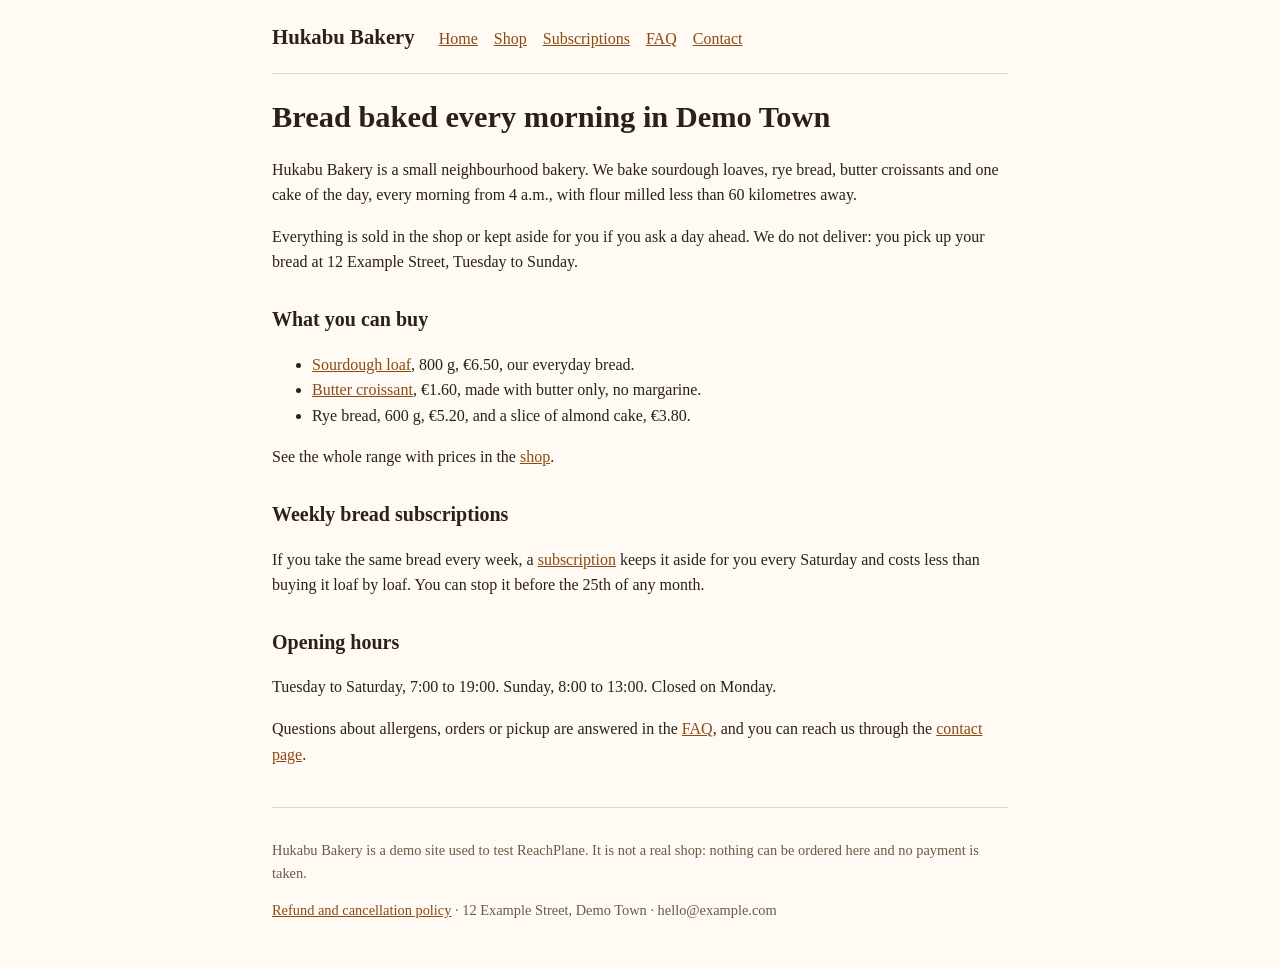
<file: index.html>
<!doctype html>
<html lang="en">
<head>
  <meta charset="utf-8">
  <meta name="viewport" content="width=device-width, initial-scale=1">
  <title>Hukabu Bakery: sourdough, croissants and weekly bread subscriptions</title>
  <meta name="description" content="A neighbourhood bakery in Demo Town baking sourdough, rye bread and butter croissants every morning, with weekly bread subscriptions for pickup.">
  <link rel="canonical" href="https://hukabu.github.io/">
  <link rel="stylesheet" href="/assets/site.css">
</head>
<body>
  <header>
    <a class="brand" href="/">Hukabu Bakery</a>
    <nav aria-label="Main">
      <a href="/">Home</a>
      <a href="/shop/">Shop</a>
      <a href="/pricing.html">Subscriptions</a>
      <a href="/faq.html">FAQ</a>
      <a href="/contact.html">Contact</a>
    </nav>
  </header>
  <main>

    <h1>Bread baked every morning in Demo Town</h1>
    <p>Hukabu Bakery is a small neighbourhood bakery. We bake sourdough loaves, rye bread, butter croissants and one cake of the day, every morning from 4 a.m., with flour milled less than 60 kilometres away.</p>
    <p>Everything is sold in the shop or kept aside for you if you ask a day ahead. We do not deliver: you pick up your bread at 12 Example Street, Tuesday to Sunday.</p>
    <h2>What you can buy</h2>
    <ul>
      <li><a href="/products/sourdough-loaf.html">Sourdough loaf</a>, 800 g, €6.50, our everyday bread.</li>
      <li><a href="/products/butter-croissant.html">Butter croissant</a>, €1.60, made with butter only, no margarine.</li>
      <li>Rye bread, 600 g, €5.20, and a slice of almond cake, €3.80.</li>
    </ul>
    <p>See the whole range with prices in the <a href="/shop/">shop</a>.</p>
    <h2>Weekly bread subscriptions</h2>
    <p>If you take the same bread every week, a <a href="/pricing.html">subscription</a> keeps it aside for you every Saturday and costs less than buying it loaf by loaf. You can stop it before the 25th of any month.</p>
    <h2>Opening hours</h2>
    <p>Tuesday to Saturday, 7:00 to 19:00. Sunday, 8:00 to 13:00. Closed on Monday.</p>
    <p>Questions about allergens, orders or pickup are answered in the <a href="/faq.html">FAQ</a>, and you can reach us through the <a href="/contact.html">contact page</a>.</p>
  </main>
  <footer>
    <p>Hukabu Bakery is a demo site used to test ReachPlane. It is not a real shop: nothing can be ordered here and no payment is taken.</p>
    <p><a href="/policies/refunds.html">Refund and cancellation policy</a> · 12 Example Street, Demo Town · hello@example.com</p>
  </footer>
</body>
</html>
</file>
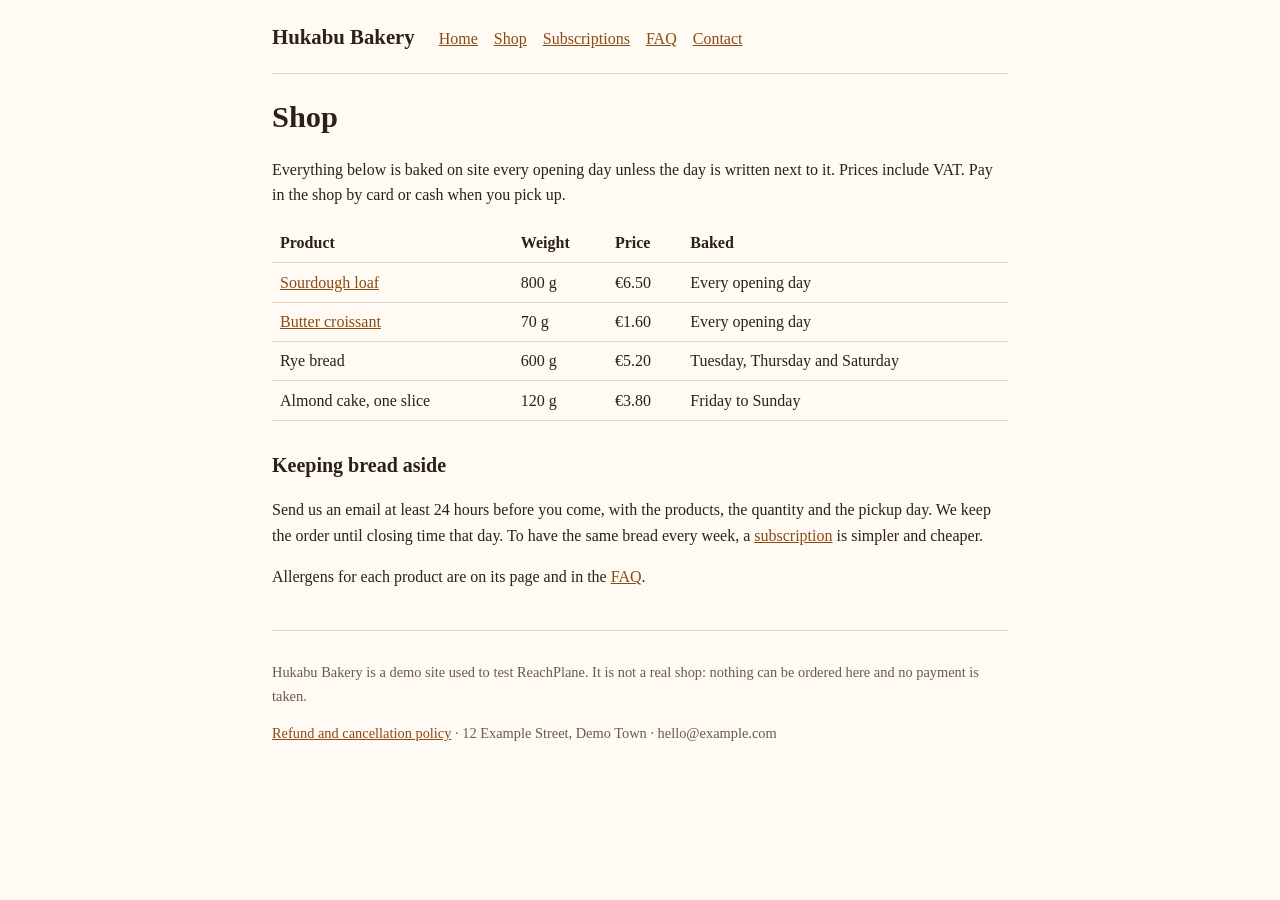
<file: shop/index.html>
<!doctype html>
<html lang="en">
<head>
  <meta charset="utf-8">
  <meta name="viewport" content="width=device-width, initial-scale=1">
  <title>Shop: all breads and pastries with prices | Hukabu Bakery</title>
  <meta name="description" content="Every bread and pastry Hukabu Bakery sells, with weight, price and the days it is baked.">
  <link rel="canonical" href="https://hukabu.github.io/shop/">
  <link rel="stylesheet" href="/assets/site.css">
</head>
<body>
  <header>
    <a class="brand" href="/">Hukabu Bakery</a>
    <nav aria-label="Main">
      <a href="/">Home</a>
      <a href="/shop/">Shop</a>
      <a href="/pricing.html">Subscriptions</a>
      <a href="/faq.html">FAQ</a>
      <a href="/contact.html">Contact</a>
    </nav>
  </header>
  <main>

    <h1>Shop</h1>
    <p>Everything below is baked on site every opening day unless the day is written next to it. Prices include VAT. Pay in the shop by card or cash when you pick up.</p>
    <table>
      <thead><tr><th scope="col">Product</th><th scope="col">Weight</th><th scope="col">Price</th><th scope="col">Baked</th></tr></thead>
      <tbody>
        <tr><td><a href="/products/sourdough-loaf.html">Sourdough loaf</a></td><td>800 g</td><td>€6.50</td><td>Every opening day</td></tr>
        <tr><td><a href="/products/butter-croissant.html">Butter croissant</a></td><td>70 g</td><td>€1.60</td><td>Every opening day</td></tr>
        <tr><td>Rye bread</td><td>600 g</td><td>€5.20</td><td>Tuesday, Thursday and Saturday</td></tr>
        <tr><td>Almond cake, one slice</td><td>120 g</td><td>€3.80</td><td>Friday to Sunday</td></tr>
      </tbody>
    </table>
    <h2>Keeping bread aside</h2>
    <p>Send us an email at least 24 hours before you come, with the products, the quantity and the pickup day. We keep the order until closing time that day. To have the same bread every week, a <a href="/pricing.html">subscription</a> is simpler and cheaper.</p>
    <p>Allergens for each product are on its page and in the <a href="/faq.html">FAQ</a>.</p>
  </main>
  <footer>
    <p>Hukabu Bakery is a demo site used to test ReachPlane. It is not a real shop: nothing can be ordered here and no payment is taken.</p>
    <p><a href="/policies/refunds.html">Refund and cancellation policy</a> · 12 Example Street, Demo Town · hello@example.com</p>
  </footer>
</body>
</html>
</file>
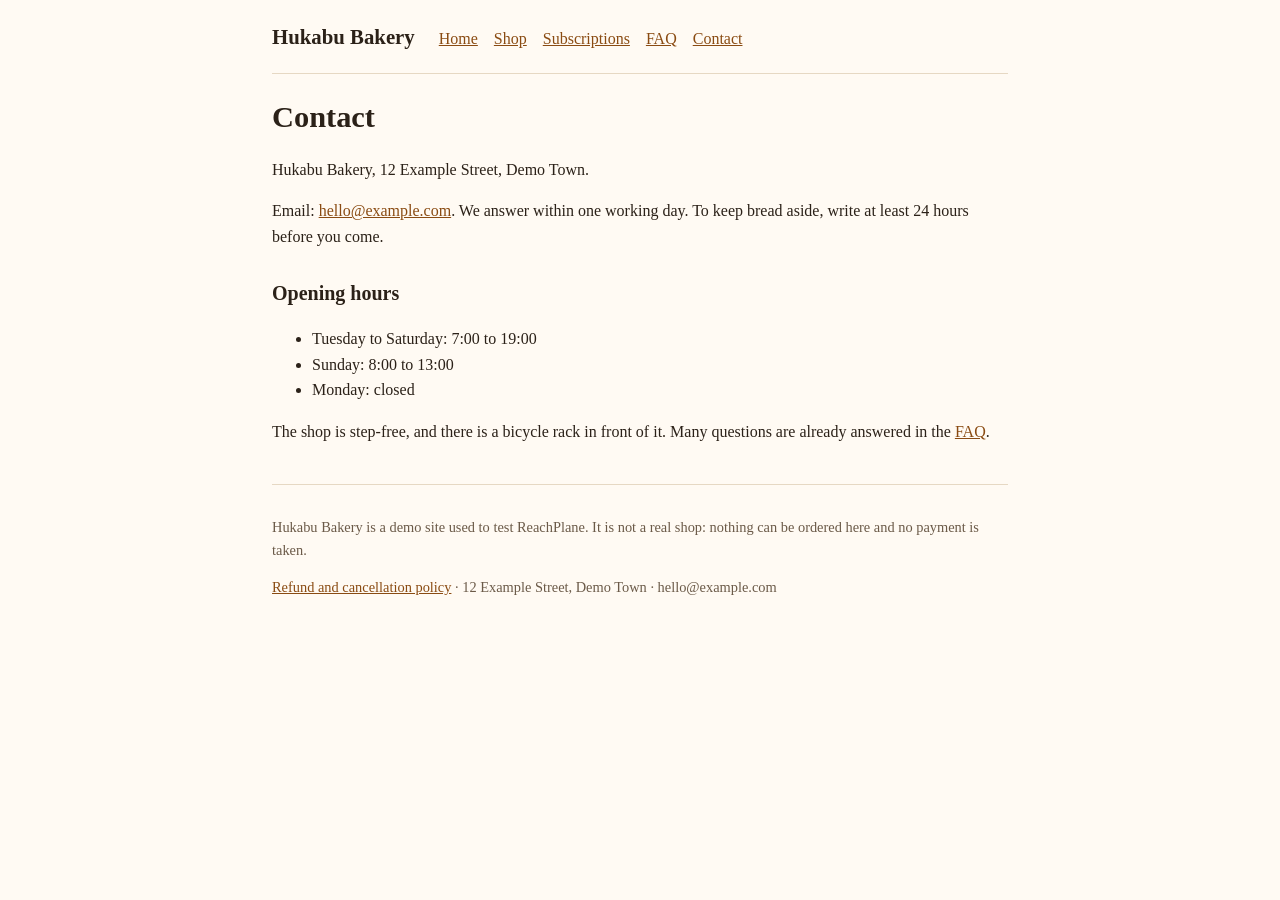
<file: contact.html>
<!doctype html>
<html lang="en">
<head>
  <meta charset="utf-8">
  <meta name="viewport" content="width=device-width, initial-scale=1">
  <title>Contact and opening hours | Hukabu Bakery</title>
  <meta name="description" content="Address, opening hours and email of Hukabu Bakery, 12 Example Street, Demo Town.">
  <link rel="canonical" href="https://hukabu.github.io/contact.html">
  <link rel="stylesheet" href="/assets/site.css">
</head>
<body>
  <header>
    <a class="brand" href="/">Hukabu Bakery</a>
    <nav aria-label="Main">
      <a href="/">Home</a>
      <a href="/shop/">Shop</a>
      <a href="/pricing.html">Subscriptions</a>
      <a href="/faq.html">FAQ</a>
      <a href="/contact.html">Contact</a>
    </nav>
  </header>
  <main>

    <h1>Contact</h1>
    <p>Hukabu Bakery, 12 Example Street, Demo Town.</p>
    <p>Email: <a href="mailto:hello@example.com">hello@example.com</a>. We answer within one working day. To keep bread aside, write at least 24 hours before you come.</p>
    <h2>Opening hours</h2>
    <ul>
      <li>Tuesday to Saturday: 7:00 to 19:00</li>
      <li>Sunday: 8:00 to 13:00</li>
      <li>Monday: closed</li>
    </ul>
    <p>The shop is step-free, and there is a bicycle rack in front of it. Many questions are already answered in the <a href="/faq.html">FAQ</a>.</p>
  </main>
  <footer>
    <p>Hukabu Bakery is a demo site used to test ReachPlane. It is not a real shop: nothing can be ordered here and no payment is taken.</p>
    <p><a href="/policies/refunds.html">Refund and cancellation policy</a> · 12 Example Street, Demo Town · hello@example.com</p>
  </footer>
</body>
</html>
</file>
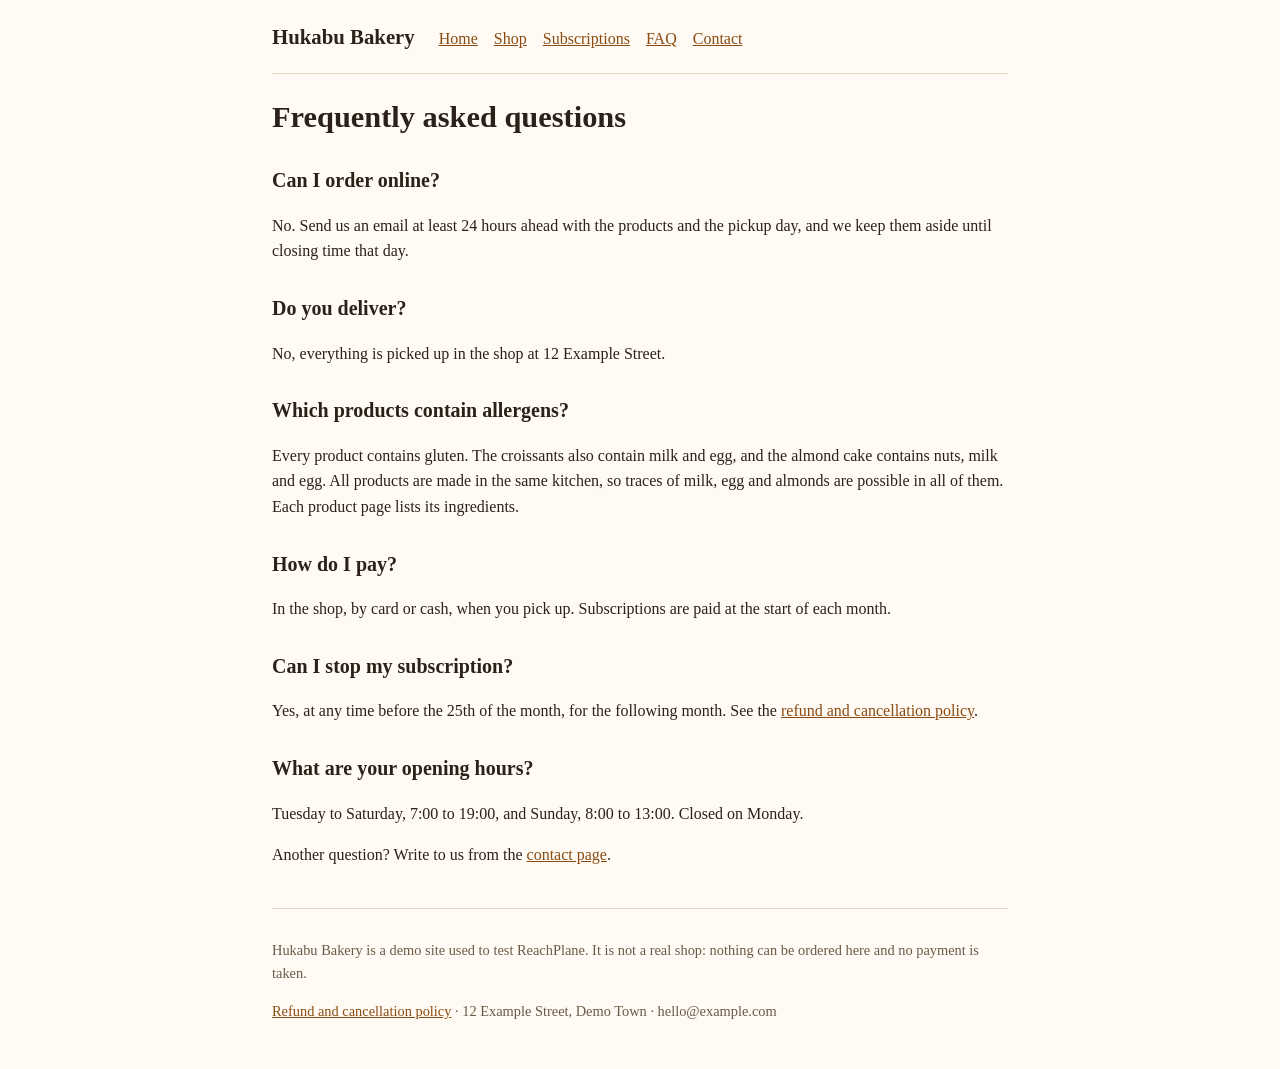
<file: faq.html>
<!doctype html>
<html lang="en">
<head>
  <meta charset="utf-8">
  <meta name="viewport" content="width=device-width, initial-scale=1">
  <title>Frequently asked questions | Hukabu Bakery</title>
  <meta name="description" content="Answers about ordering, pickup, delivery, allergens, payment and subscriptions at Hukabu Bakery.">
  <link rel="canonical" href="https://hukabu.github.io/faq.html">
  <link rel="stylesheet" href="/assets/site.css">
</head>
<body>
  <header>
    <a class="brand" href="/">Hukabu Bakery</a>
    <nav aria-label="Main">
      <a href="/">Home</a>
      <a href="/shop/">Shop</a>
      <a href="/pricing.html">Subscriptions</a>
      <a href="/faq.html">FAQ</a>
      <a href="/contact.html">Contact</a>
    </nav>
  </header>
  <main>

    <h1>Frequently asked questions</h1>
    <h2>Can I order online?</h2>
    <p>No. Send us an email at least 24 hours ahead with the products and the pickup day, and we keep them aside until closing time that day.</p>
    <h2>Do you deliver?</h2>
    <p>No, everything is picked up in the shop at 12 Example Street.</p>
    <h2>Which products contain allergens?</h2>
    <p>Every product contains gluten. The croissants also contain milk and egg, and the almond cake contains nuts, milk and egg. All products are made in the same kitchen, so traces of milk, egg and almonds are possible in all of them. Each product page lists its ingredients.</p>
    <h2>How do I pay?</h2>
    <p>In the shop, by card or cash, when you pick up. Subscriptions are paid at the start of each month.</p>
    <h2>Can I stop my subscription?</h2>
    <p>Yes, at any time before the 25th of the month, for the following month. See the <a href="/policies/refunds.html">refund and cancellation policy</a>.</p>
    <h2>What are your opening hours?</h2>
    <p>Tuesday to Saturday, 7:00 to 19:00, and Sunday, 8:00 to 13:00. Closed on Monday.</p>
    <p>Another question? Write to us from the <a href="/contact.html">contact page</a>.</p>
  </main>
  <footer>
    <p>Hukabu Bakery is a demo site used to test ReachPlane. It is not a real shop: nothing can be ordered here and no payment is taken.</p>
    <p><a href="/policies/refunds.html">Refund and cancellation policy</a> · 12 Example Street, Demo Town · hello@example.com</p>
  </footer>
</body>
</html>
</file>
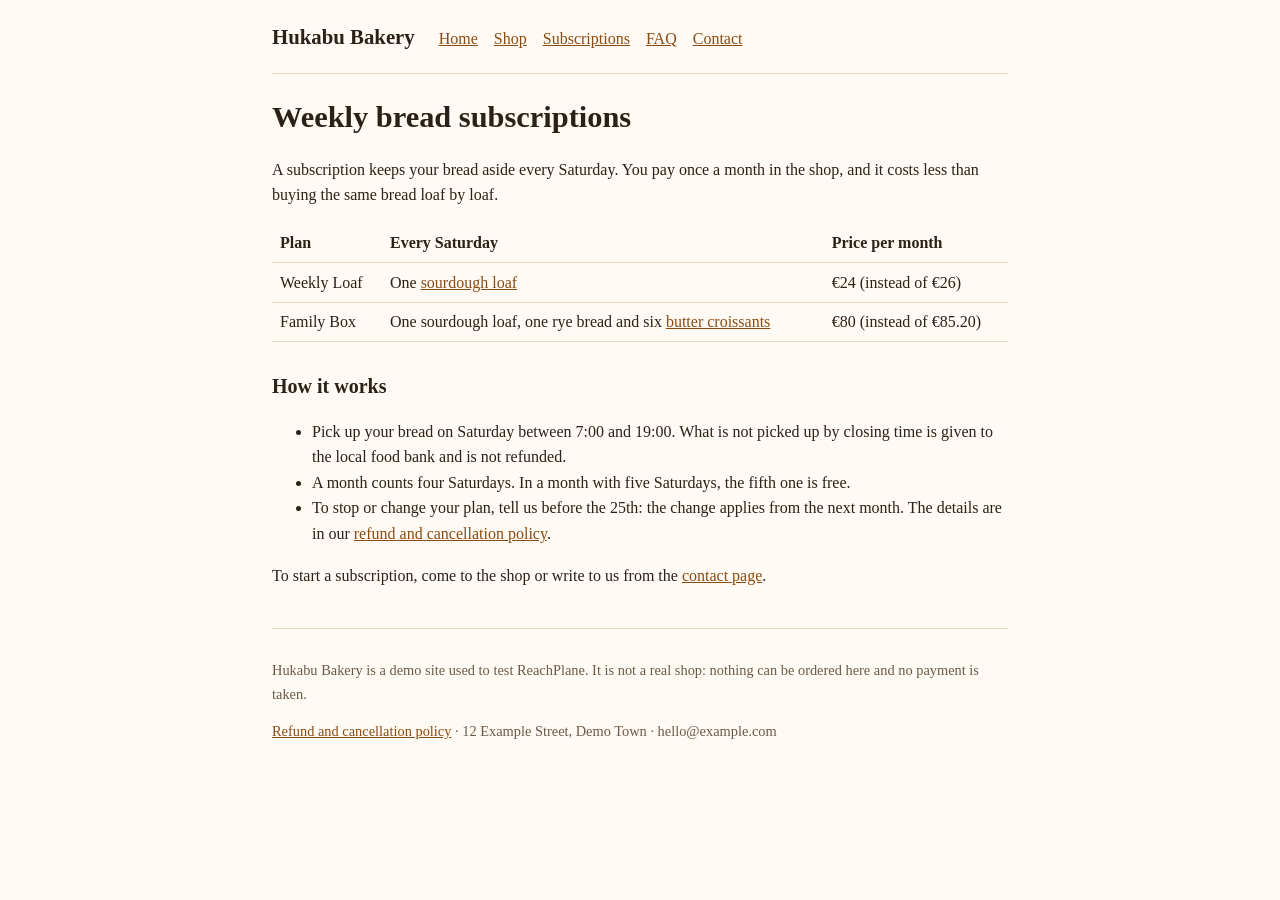
<file: pricing.html>
<!doctype html>
<html lang="en">
<head>
  <meta charset="utf-8">
  <meta name="viewport" content="width=device-width, initial-scale=1">
  <title>Weekly bread subscriptions and prices | Hukabu Bakery</title>
  <meta name="description" content="Two weekly bread subscriptions: Weekly Loaf at €24 a month and Family Box at €80 a month, picked up every Saturday.">
  <link rel="canonical" href="https://hukabu.github.io/pricing.html">
  <link rel="stylesheet" href="/assets/site.css">
</head>
<body>
  <header>
    <a class="brand" href="/">Hukabu Bakery</a>
    <nav aria-label="Main">
      <a href="/">Home</a>
      <a href="/shop/">Shop</a>
      <a href="/pricing.html">Subscriptions</a>
      <a href="/faq.html">FAQ</a>
      <a href="/contact.html">Contact</a>
    </nav>
  </header>
  <main>

    <h1>Weekly bread subscriptions</h1>
    <p>A subscription keeps your bread aside every Saturday. You pay once a month in the shop, and it costs less than buying the same bread loaf by loaf.</p>
    <table>
      <thead><tr><th scope="col">Plan</th><th scope="col">Every Saturday</th><th scope="col">Price per month</th></tr></thead>
      <tbody>
        <tr><td>Weekly Loaf</td><td>One <a href="/products/sourdough-loaf.html">sourdough loaf</a></td><td>€24 (instead of €26)</td></tr>
        <tr><td>Family Box</td><td>One sourdough loaf, one rye bread and six <a href="/products/butter-croissant.html">butter croissants</a></td><td>€80 (instead of €85.20)</td></tr>
      </tbody>
    </table>
    <h2>How it works</h2>
    <ul>
      <li>Pick up your bread on Saturday between 7:00 and 19:00. What is not picked up by closing time is given to the local food bank and is not refunded.</li>
      <li>A month counts four Saturdays. In a month with five Saturdays, the fifth one is free.</li>
      <li>To stop or change your plan, tell us before the 25th: the change applies from the next month. The details are in our <a href="/policies/refunds.html">refund and cancellation policy</a>.</li>
    </ul>
    <p>To start a subscription, come to the shop or write to us from the <a href="/contact.html">contact page</a>.</p>
  </main>
  <footer>
    <p>Hukabu Bakery is a demo site used to test ReachPlane. It is not a real shop: nothing can be ordered here and no payment is taken.</p>
    <p><a href="/policies/refunds.html">Refund and cancellation policy</a> · 12 Example Street, Demo Town · hello@example.com</p>
  </footer>
</body>
</html>
</file>
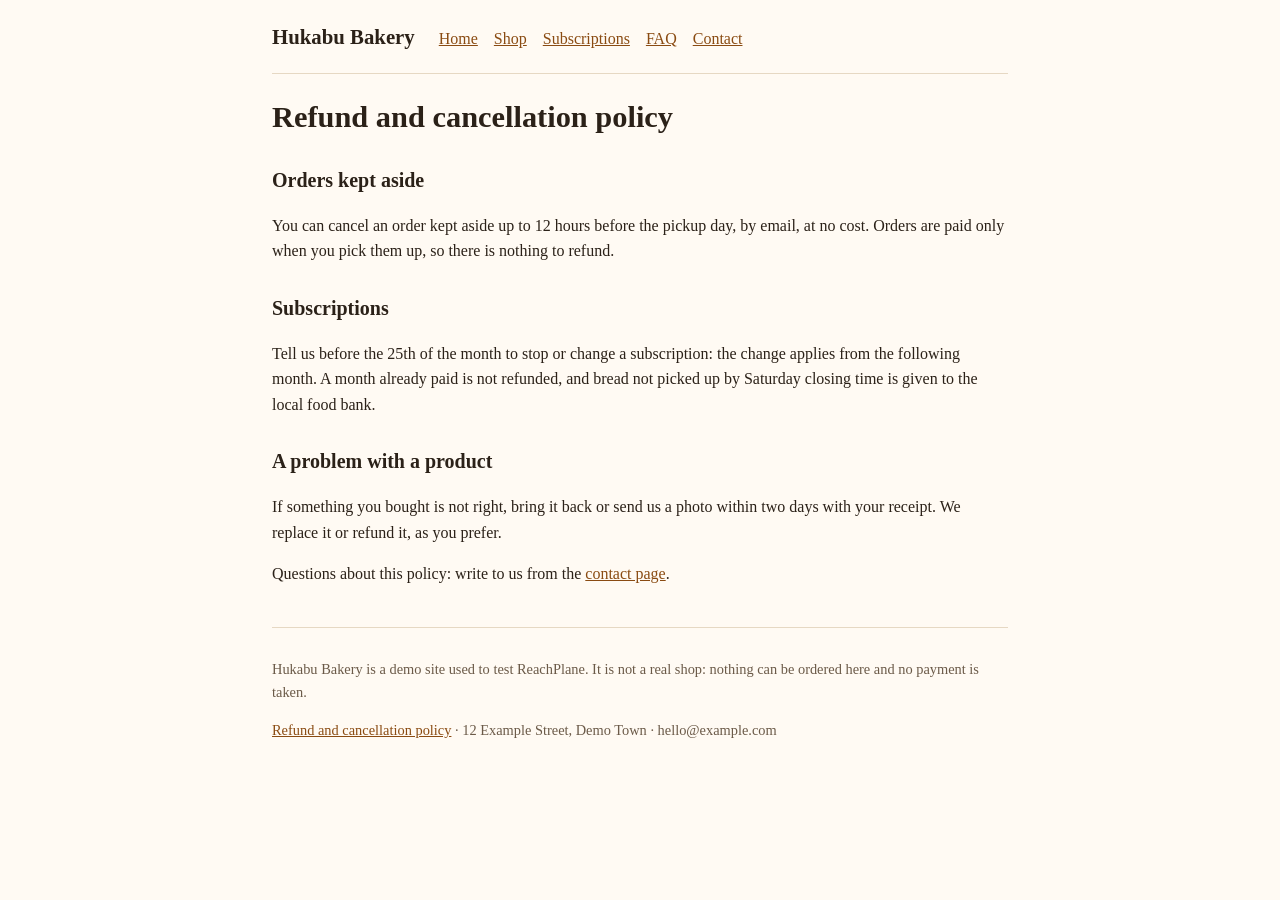
<file: policies/refunds.html>
<!doctype html>
<html lang="en">
<head>
  <meta charset="utf-8">
  <meta name="viewport" content="width=device-width, initial-scale=1">
  <title>Refund and cancellation policy | Hukabu Bakery</title>
  <meta name="description" content="When Hukabu Bakery refunds or replaces a product, and how to cancel an order or a subscription.">
  <link rel="canonical" href="https://hukabu.github.io/policies/refunds.html">
  <link rel="stylesheet" href="/assets/site.css">
</head>
<body>
  <header>
    <a class="brand" href="/">Hukabu Bakery</a>
    <nav aria-label="Main">
      <a href="/">Home</a>
      <a href="/shop/">Shop</a>
      <a href="/pricing.html">Subscriptions</a>
      <a href="/faq.html">FAQ</a>
      <a href="/contact.html">Contact</a>
    </nav>
  </header>
  <main>

    <h1>Refund and cancellation policy</h1>
    <h2>Orders kept aside</h2>
    <p>You can cancel an order kept aside up to 12 hours before the pickup day, by email, at no cost. Orders are paid only when you pick them up, so there is nothing to refund.</p>
    <h2>Subscriptions</h2>
    <p>Tell us before the 25th of the month to stop or change a subscription: the change applies from the following month. A month already paid is not refunded, and bread not picked up by Saturday closing time is given to the local food bank.</p>
    <h2>A problem with a product</h2>
    <p>If something you bought is not right, bring it back or send us a photo within two days with your receipt. We replace it or refund it, as you prefer.</p>
    <p>Questions about this policy: write to us from the <a href="/contact.html">contact page</a>.</p>
  </main>
  <footer>
    <p>Hukabu Bakery is a demo site used to test ReachPlane. It is not a real shop: nothing can be ordered here and no payment is taken.</p>
    <p><a href="/policies/refunds.html">Refund and cancellation policy</a> · 12 Example Street, Demo Town · hello@example.com</p>
  </footer>
</body>
</html>
</file>
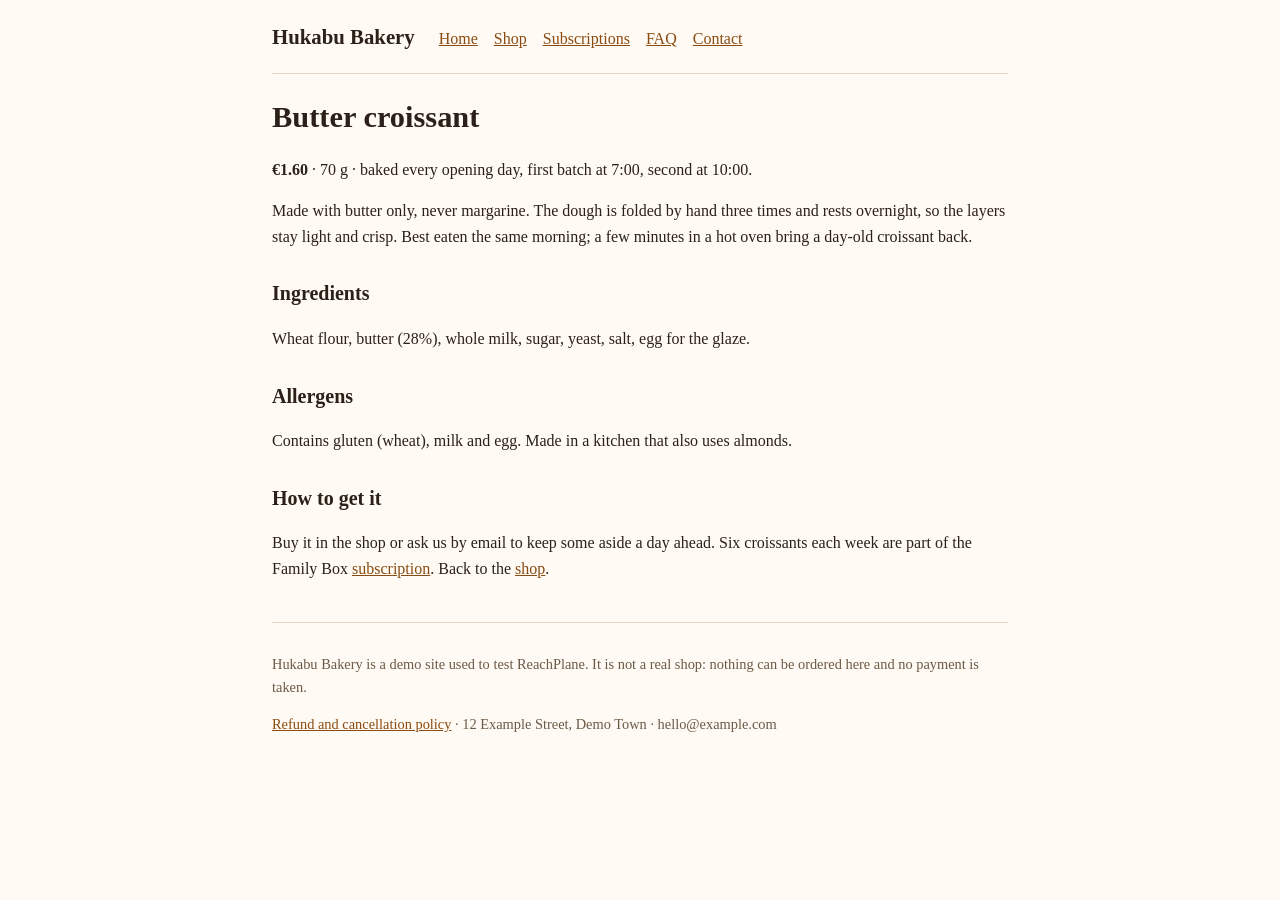
<file: products/butter-croissant.html>
<!doctype html>
<html lang="en">
<head>
  <meta charset="utf-8">
  <meta name="viewport" content="width=device-width, initial-scale=1">
  <title>Butter croissant, €1.60 | Hukabu Bakery</title>
  <meta name="description" content="A 70 g croissant made with butter only, laminated by hand. €1.60, baked every opening day.">
  <link rel="canonical" href="https://hukabu.github.io/products/butter-croissant.html">
  <link rel="stylesheet" href="/assets/site.css">
</head>
<body>
  <header>
    <a class="brand" href="/">Hukabu Bakery</a>
    <nav aria-label="Main">
      <a href="/">Home</a>
      <a href="/shop/">Shop</a>
      <a href="/pricing.html">Subscriptions</a>
      <a href="/faq.html">FAQ</a>
      <a href="/contact.html">Contact</a>
    </nav>
  </header>
  <main>

    <h1>Butter croissant</h1>
    <p><strong>€1.60</strong> · 70 g · baked every opening day, first batch at 7:00, second at 10:00.</p>
    <p>Made with butter only, never margarine. The dough is folded by hand three times and rests overnight, so the layers stay light and crisp. Best eaten the same morning; a few minutes in a hot oven bring a day-old croissant back.</p>
    <h2>Ingredients</h2>
    <p>Wheat flour, butter (28%), whole milk, sugar, yeast, salt, egg for the glaze.</p>
    <h2>Allergens</h2>
    <p>Contains gluten (wheat), milk and egg. Made in a kitchen that also uses almonds.</p>
    <h2>How to get it</h2>
    <p>Buy it in the shop or ask us by email to keep some aside a day ahead. Six croissants each week are part of the Family Box <a href="/pricing.html">subscription</a>. Back to the <a href="/shop/">shop</a>.</p>
  </main>
  <footer>
    <p>Hukabu Bakery is a demo site used to test ReachPlane. It is not a real shop: nothing can be ordered here and no payment is taken.</p>
    <p><a href="/policies/refunds.html">Refund and cancellation policy</a> · 12 Example Street, Demo Town · hello@example.com</p>
  </footer>
</body>
</html>
</file>
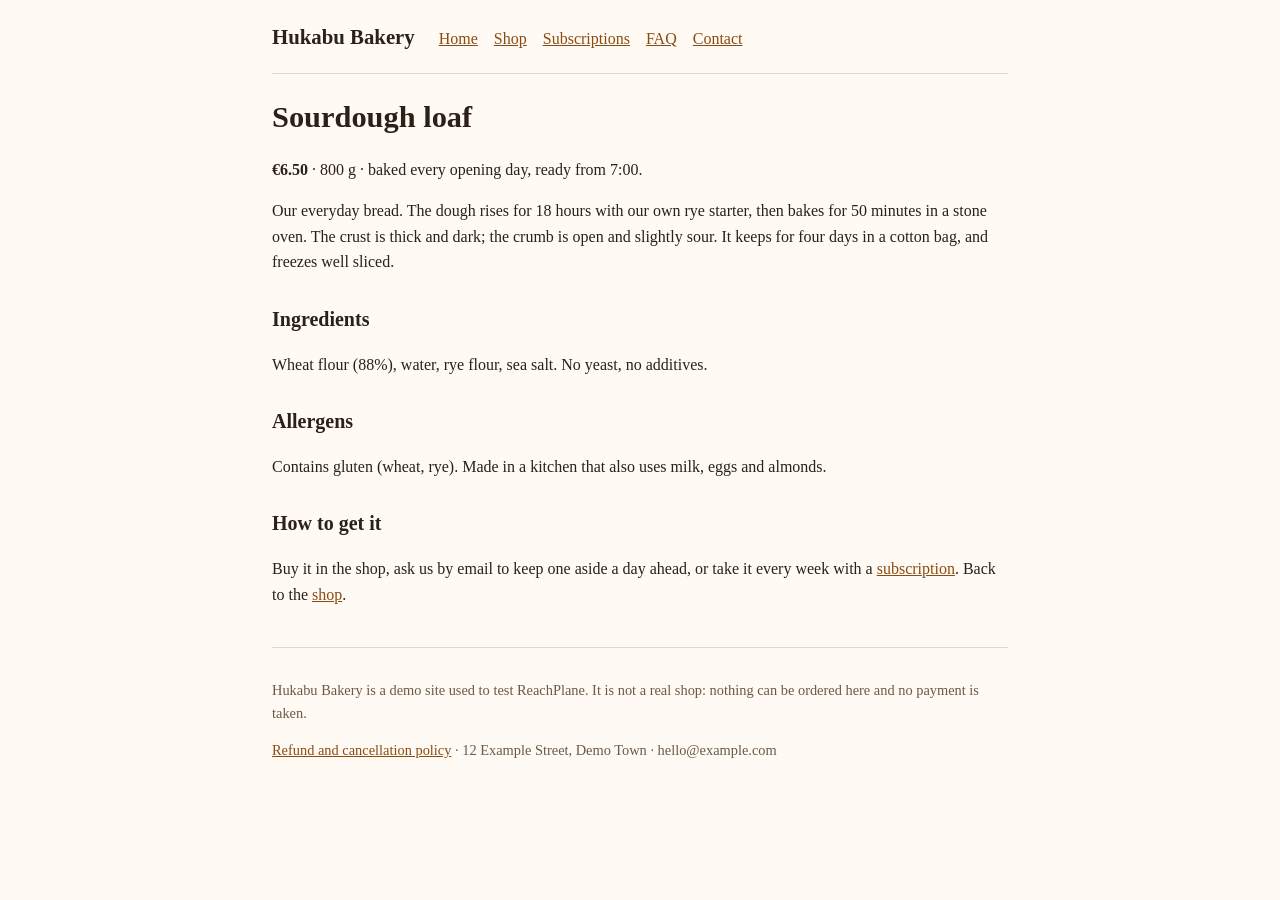
<file: products/sourdough-loaf.html>
<!doctype html>
<html lang="en">
<head>
  <meta charset="utf-8">
  <meta name="viewport" content="width=device-width, initial-scale=1">
  <title>Sourdough loaf, 800 g, €6.50 | Hukabu Bakery</title>
  <meta name="description" content="Our everyday sourdough loaf: 800 g, wheat and rye flour, water, salt and starter only. €6.50, baked every opening day.">
  <link rel="canonical" href="https://hukabu.github.io/products/sourdough-loaf.html">
  <link rel="stylesheet" href="/assets/site.css">
</head>
<body>
  <header>
    <a class="brand" href="/">Hukabu Bakery</a>
    <nav aria-label="Main">
      <a href="/">Home</a>
      <a href="/shop/">Shop</a>
      <a href="/pricing.html">Subscriptions</a>
      <a href="/faq.html">FAQ</a>
      <a href="/contact.html">Contact</a>
    </nav>
  </header>
  <main>

    <h1>Sourdough loaf</h1>
    <p><strong>€6.50</strong> · 800 g · baked every opening day, ready from 7:00.</p>
    <p>Our everyday bread. The dough rises for 18 hours with our own rye starter, then bakes for 50 minutes in a stone oven. The crust is thick and dark; the crumb is open and slightly sour. It keeps for four days in a cotton bag, and freezes well sliced.</p>
    <h2>Ingredients</h2>
    <p>Wheat flour (88%), water, rye flour, sea salt. No yeast, no additives.</p>
    <h2>Allergens</h2>
    <p>Contains gluten (wheat, rye). Made in a kitchen that also uses milk, eggs and almonds.</p>
    <h2>How to get it</h2>
    <p>Buy it in the shop, ask us by email to keep one aside a day ahead, or take it every week with a <a href="/pricing.html">subscription</a>. Back to the <a href="/shop/">shop</a>.</p>
  </main>
  <footer>
    <p>Hukabu Bakery is a demo site used to test ReachPlane. It is not a real shop: nothing can be ordered here and no payment is taken.</p>
    <p><a href="/policies/refunds.html">Refund and cancellation policy</a> · 12 Example Street, Demo Town · hello@example.com</p>
  </footer>
</body>
</html>
</file>
<file: assets/site.css>
body { margin: 0 auto; max-width: 46rem; padding: 0 1rem 2rem; font: 16px/1.6 Georgia, "Times New Roman", serif; color: #2b2118; background: #fffaf3; }
header { display: flex; flex-wrap: wrap; gap: 0.5rem 1.5rem; align-items: baseline; padding: 1.25rem 0; border-bottom: 1px solid #e6d8c3; }
.brand { font-size: 1.3rem; font-weight: bold; color: #2b2118; text-decoration: none; }
nav { display: flex; flex-wrap: wrap; gap: 1rem; }
a { color: #8a4b12; }
h1 { font-size: 1.9rem; line-height: 1.25; margin-top: 1.5rem; }
h2 { font-size: 1.25rem; margin-top: 1.75rem; }
table { width: 100%; border-collapse: collapse; margin: 1rem 0; }
th, td { text-align: left; padding: 0.4rem 0.5rem; border-bottom: 1px solid #e6d8c3; vertical-align: top; }
footer { margin-top: 2.5rem; padding-top: 1rem; border-top: 1px solid #e6d8c3; font-size: 0.9rem; color: #6b5a48; }
</file>
